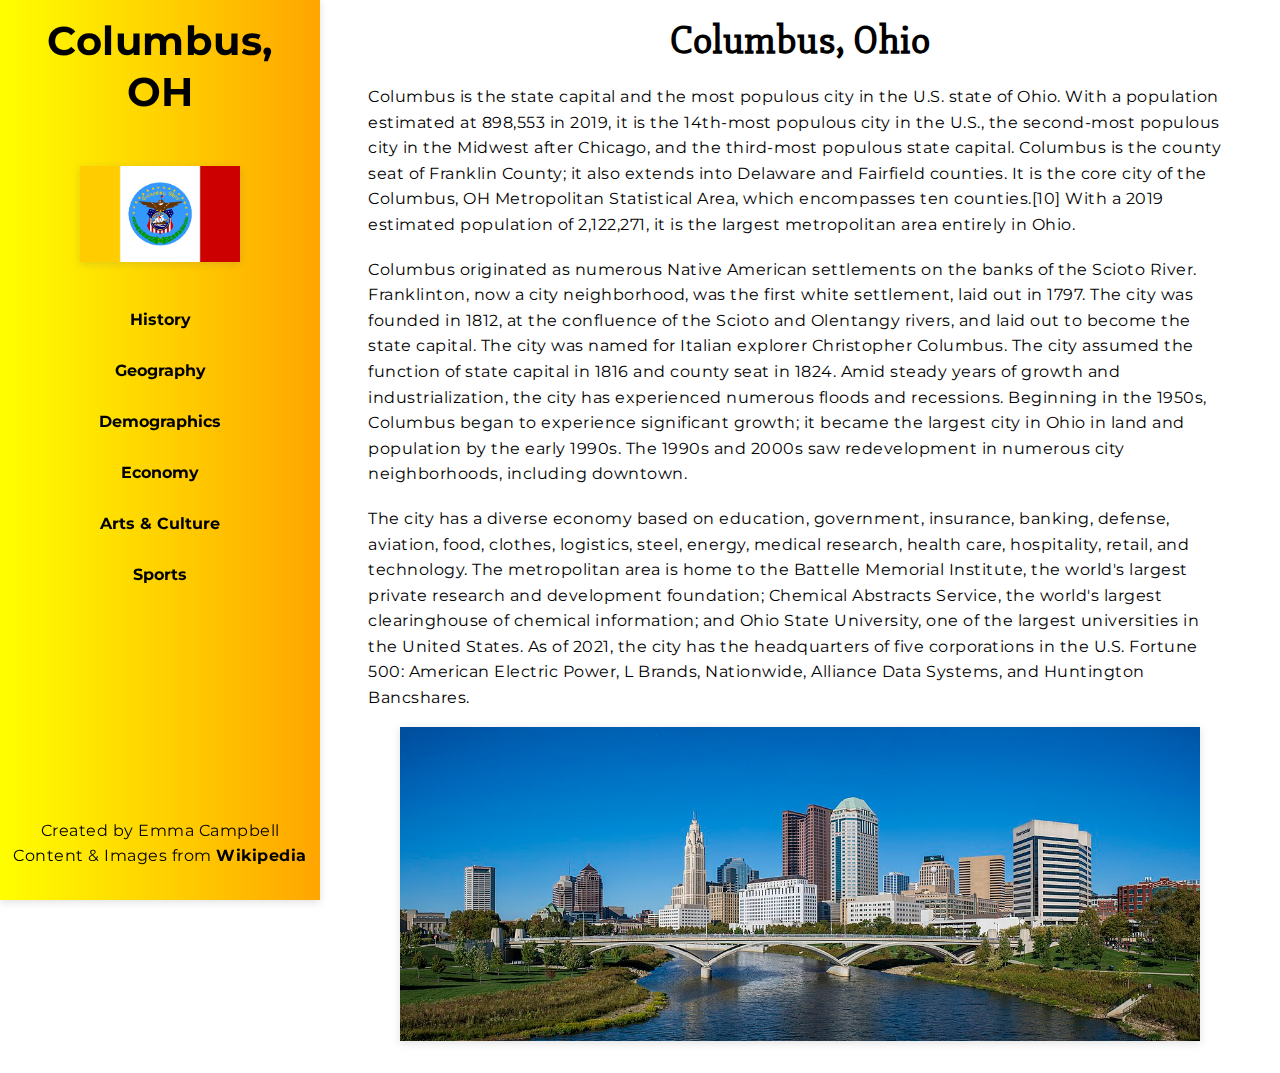
<file: index.html>
<!DOCTYPE html>
<html>
  <head>
    <title>Columbus, OH</title>
    <link rel="stylesheet" href="styles.css" />
    <link rel="preconnect" href="https://fonts.gstatic.com">
    <link href="https://fonts.googleapis.com/css2?family=Montserrat&family=Slabo+27px&display=swap" rel="stylesheet">
  </head>
  <body>
    <aside>
      <div class="sidebar shadow flex-col">
        <div class="container center">
          <h1>
            <a href="index.html"> Columbus, OH </a>
          </h1>
        </div>
        <div
          class="container center"
          style="padding-top: 2em; padding-bottom: 2em"
        >
          <img
            alt="flag"
            src="img/Columbus_flag.jpg"
            class="shadow"
            style="max-width: 10em; max-height: 6em"
            ;
          />
        </div>
        <nav class="flex-col" style="flex-grow: 3">
          <li>
            <a class="nav-link" href="history.html">History</a>
          </li>
          <li>
            <a class="nav-link" href="geography.html">Geography</a>
          </li>
          <li>
            <a class="nav-link" href="demographics.html">Demographics</a>
          </li>
          <li>
            <a class="nav-link" href="economy.html">Economy</a>
          </li>
          <li>
            <a class="nav-link" href="arts_and_culture.html">Arts & Culture</a>
          </li>
          <li>
            <a class="nav-link" href="sports.html">Sports</a>
          </li>
        </nav>
        <div class="flex-col center" style="flex-grow: 1">
          <p>Created by Emma Campbell</p>
          <p>
            Content & Images from
            <a
              class="nav-link"
              href="https://en.wikipedia.org/wiki/Columbus,_Ohio"
              >Wikipedia</a
            >
          </p>
        </div>
      </div>
    </aside>
    <main>
      <div class="container">
        <div class="flex-col center" style="flex-grow: 1">
          <h1>Columbus, Ohio</h1><br>
          <p>
            Columbus is the state capital and the most populous city in the U.S.
            state of Ohio. With a population estimated at 898,553 in 2019, it is
            the 14th-most populous city in the U.S., the second-most populous city
            in the Midwest after Chicago, and the third-most populous state
            capital. Columbus is the county seat of Franklin County; it also
            extends into Delaware and Fairfield counties. It is the core city of
            the Columbus, OH Metropolitan Statistical Area, which encompasses ten
            counties.[10] With a 2019 estimated population of 2,122,271, it is the
            largest metropolitan area entirely in Ohio.
          </p>
          <br />
          <p>
            Columbus originated as numerous Native American settlements on the
            banks of the Scioto River. Franklinton, now a city neighborhood, was
            the first white settlement, laid out in 1797. The city was founded in
            1812, at the confluence of the Scioto and Olentangy rivers, and laid
            out to become the state capital. The city was named for Italian
            explorer Christopher Columbus. The city assumed the function of state
            capital in 1816 and county seat in 1824. Amid steady years of growth
            and industrialization, the city has experienced numerous floods and
            recessions. Beginning in the 1950s, Columbus began to experience
            significant growth; it became the largest city in Ohio in land and
            population by the early 1990s. The 1990s and 2000s saw redevelopment
            in numerous city neighborhoods, including downtown.
          </p>
          <br />
          <p>
            The city has a diverse economy based on education, government,
            insurance, banking, defense, aviation, food, clothes, logistics,
            steel, energy, medical research, health care, hospitality, retail, and
            technology. The metropolitan area is home to the Battelle Memorial
            Institute, the world's largest private research and development
            foundation; Chemical Abstracts Service, the world's largest
            clearinghouse of chemical information; and Ohio State University, one
            of the largest universities in the United States. As of 2021, the city
            has the headquarters of five corporations in the U.S. Fortune 500:
            American Electric Power, L Brands, Nationwide, Alliance Data Systems,
            and Huntington Bancshares.
          </p>

          <div class="container center">
            <img
              alt="Columbus Skyline"
              src="img/1280px-Columbus_Pano_2.jpg"
              class="shadow"
              style="max-width: 50em"
            />
          </div>
        </div>
      </div>
    </main>
  </body>
</html>
</file>
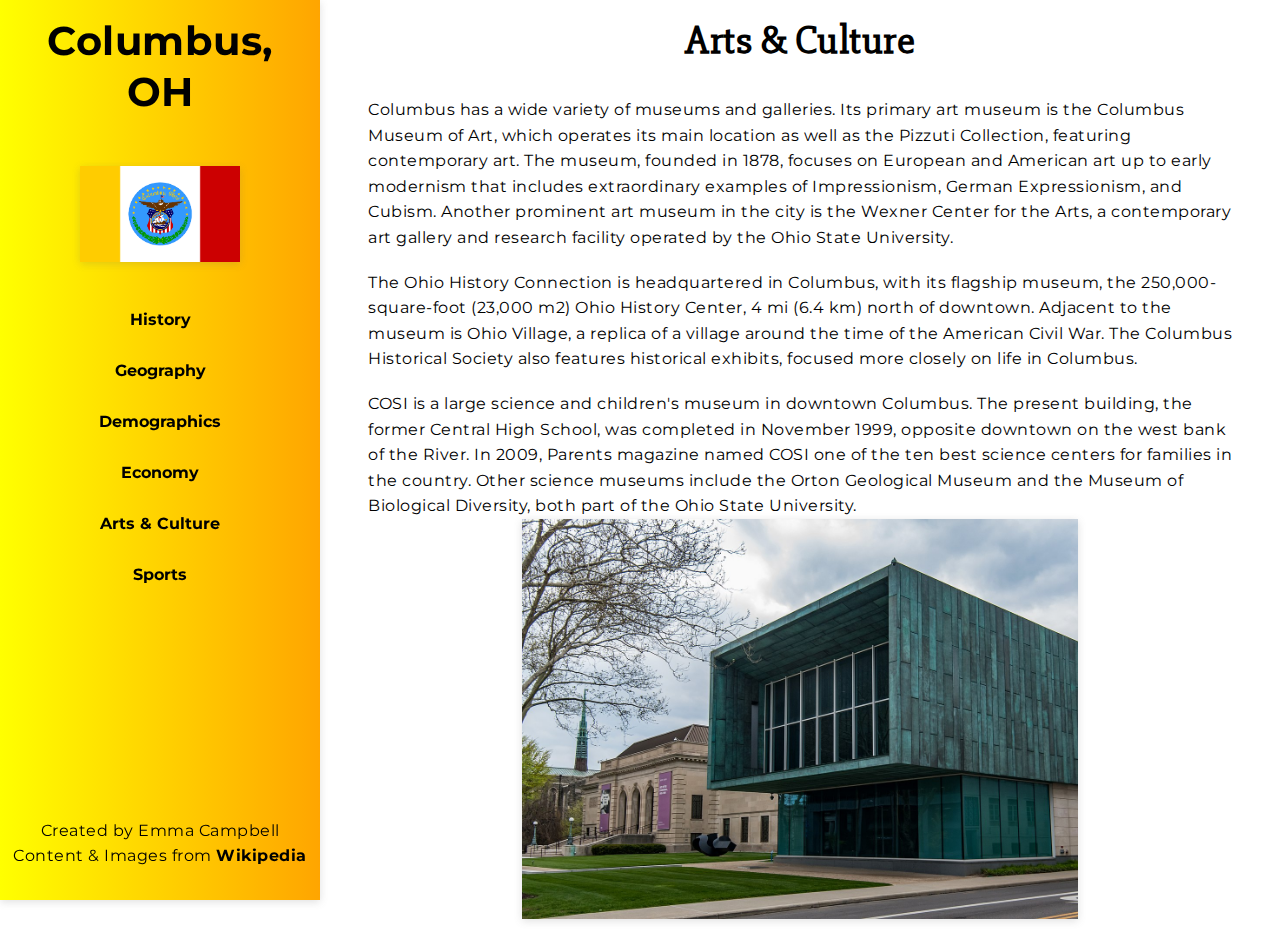
<file: arts_and_culture.html>
<!DOCTYPE html>
<html>
  <head>
    <title>Columbus, OH</title>
    <link rel="stylesheet" href="styles.css" />
    <link rel="preconnect" href="https://fonts.gstatic.com">
    <link href="https://fonts.googleapis.com/css2?family=Montserrat&family=Slabo+27px&display=swap" rel="stylesheet">
  </head>
  <body>
    <aside>
      <div class="sidebar shadow flex-col">
        <div class="container center">
          <h1>
            <a href="index.html"> Columbus, OH </a>
          </h1>
        </div>
        <div
          class="container center"
          style="padding-top: 2em; padding-bottom: 2em"
        >
          <img
            alt="flag"
            src="img/Columbus_flag.jpg"
            class="shadow"
            style="max-width: 10em; max-height: 6em"
            ;
          />
        </div>
        <nav class="flex-col" style="flex-grow: 3">
          <li>
            <a class="nav-link" href="history.html">History</a>
          </li>
          <li>
            <a class="nav-link" href="geography.html">Geography</a>
          </li>
          <li>
            <a class="nav-link" href="demographics.html">Demographics</a>
          </li>
          <li>
            <a class="nav-link" href="economy.html">Economy</a>
          </li>
          <li>
            <a class="nav-link" href="arts_and_culture.html">Arts & Culture</a>
          </li>
          <li>
            <a class="nav-link" href="sports.html">Sports</a>
          </li>
        </nav>
        <div class="flex-col center" style="flex-grow: 1">
          <p>Created by Emma Campbell</p>
          <p>
            Content & Images from
            <a
              class="nav-link"
              href="https://en.wikipedia.org/wiki/Columbus,_Ohio"
              >Wikipedia</a
            >
          </p>
        </div>
      </div>
    </aside>
    <main>
      <div class="container">
        <div class="flex-col center" style="flex-grow: 1">
          <h1>Arts & Culture</h1>
          <div class="container">
          </div>
          <p>
            Columbus has a wide variety of museums and galleries. Its primary
            art museum is the Columbus Museum of Art, which operates its main
            location as well as the Pizzuti Collection, featuring contemporary
            art. The museum, founded in 1878, focuses on European and American
            art up to early modernism that includes extraordinary examples of
            Impressionism, German Expressionism, and Cubism. Another prominent
            art museum in the city is the Wexner Center for the Arts, a
            contemporary art gallery and research facility operated by the Ohio
            State University.
          </p>
          <br />
          <p>
            The Ohio History Connection is headquartered in Columbus, with its
            flagship museum, the 250,000-square-foot (23,000 m2) Ohio History
            Center, 4 mi (6.4 km) north of downtown. Adjacent to the museum is
            Ohio Village, a replica of a village around the time of the American
            Civil War. The Columbus Historical Society also features historical
            exhibits, focused more closely on life in Columbus.
          </p>
          <br />
          <p>
            COSI is a large science and children's museum in downtown Columbus.
            The present building, the former Central High School, was completed
            in November 1999, opposite downtown on the west bank of the River.
            In 2009, Parents magazine named COSI one of the ten best science
            centers for families in the country. Other science museums
            include the Orton Geological Museum and the Museum of Biological
            Diversity, both part of the Ohio State University.
          </p>

          <img
              alt="Columbus Museum of Art"
              src="img/Museum_of_Art.jpg"
              class="shadow"
              style="max-width: 50em; max-height: 25em"
            />
        </div>
      </div>
    </main>
  </body>
</html>
</file>
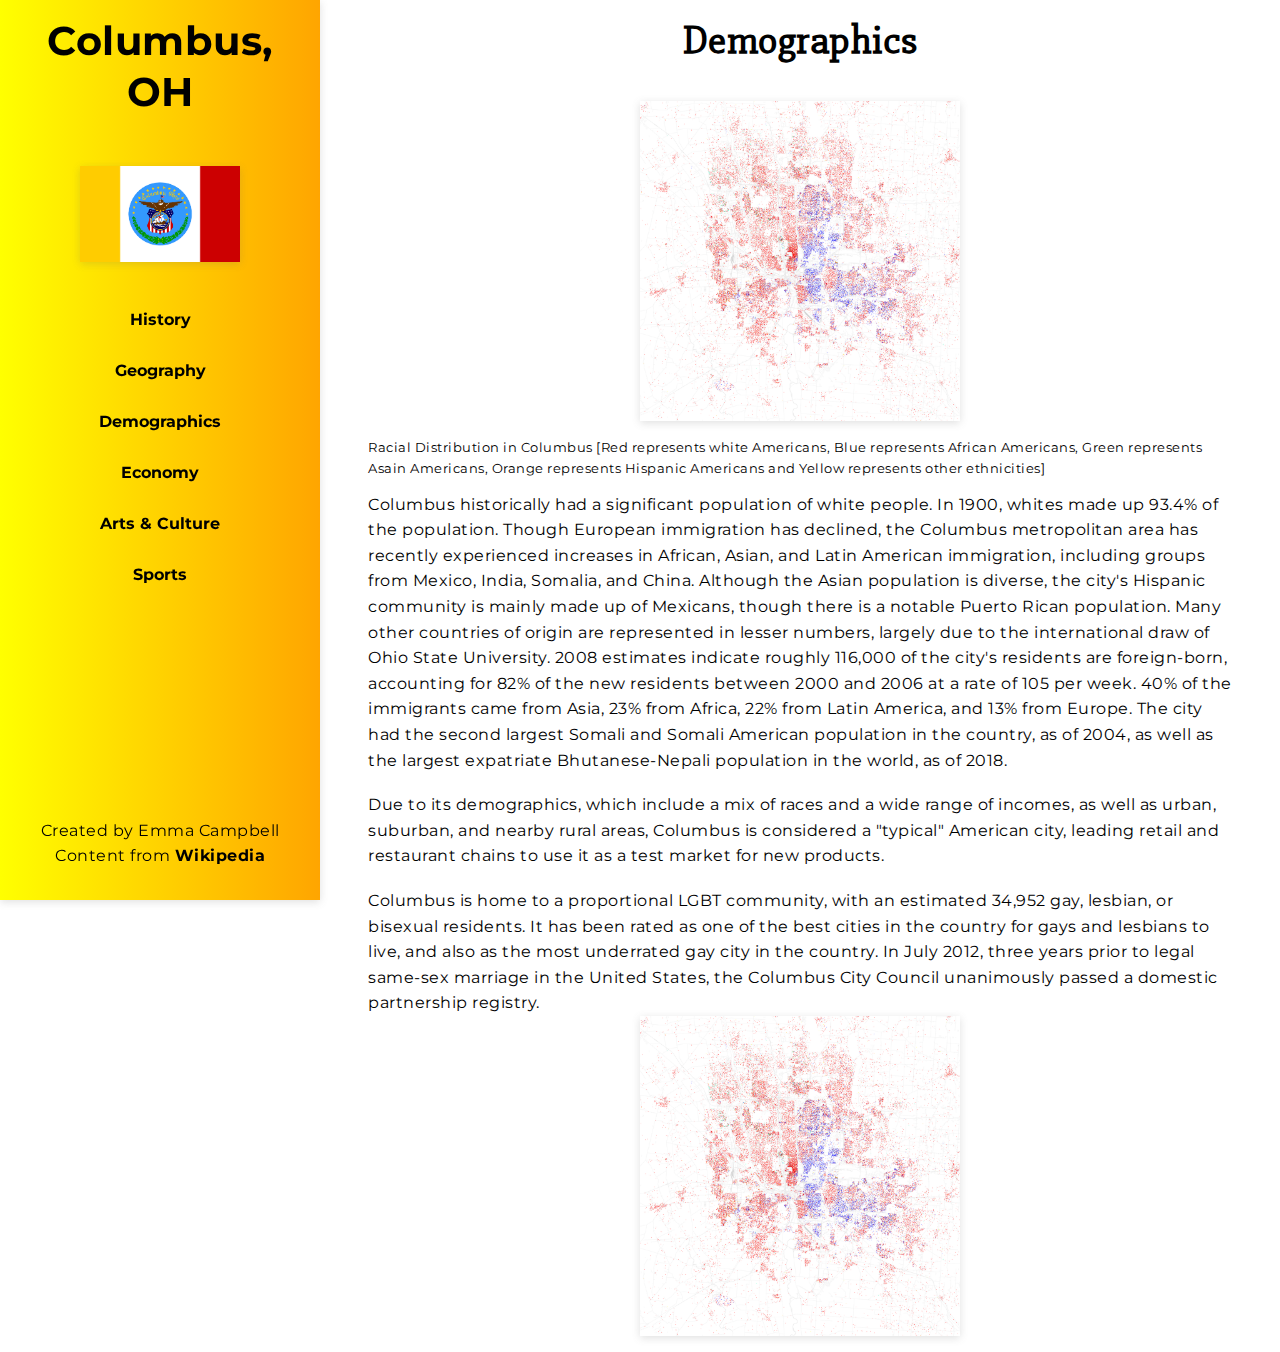
<file: demographics.html>
<!DOCTYPE html>
<html>
  <head>
    <title>Columbus, OH</title>
    <link rel="stylesheet" href="styles.css" />
    <link rel="preconnect" href="https://fonts.gstatic.com">
    <link href="https://fonts.googleapis.com/css2?family=Montserrat&family=Slabo+27px&display=swap" rel="stylesheet">
  </head>
  <body>
    <aside>
      <div class="sidebar shadow flex-col">
        <div class="container center">
          <h1>
            <a href="index.html"> Columbus, OH </a>
          </h1>
        </div>
        <div
          class="container center"
          style="padding-top: 2em; padding-bottom: 2em"
        >
          <img
            alt="flag"
            src="img/Columbus_flag.jpg"
            class="shadow"
            style="max-width: 10em; max-height: 6em"
            ;
          />
        </div>
        <nav class="flex-col" style="flex-grow: 3">
          <li>
            <a class="nav-link" href="history.html">History</a>
          </li>
          <li>
            <a class="nav-link" href="geography.html">Geography</a>
          </li>
          <li>
            <a class="nav-link" href="demographics.html">Demographics</a>
          </li>
          <li>
            <a class="nav-link" href="economy.html">Economy</a>
          </li>
          <li>
            <a class="nav-link" href="arts_and_culture.html">Arts & Culture</a>
          </li>
          <li>
            <a class="nav-link" href="sports">Sports</a>
          </li>
        </nav>
        <div class="flex-col center" style="flex-grow: 1">
          <p>Created by Emma Campbell</p>
          <p>
            Content from
            <a
              class="nav-link"
              href="https://en.wikipedia.org/wiki/Columbus,_Ohio"
              >Wikipedia</a
            >
          </p>
        </div>
      </div>
    </aside>
    <main>
      <div class="container">
        <div class="flex-col center" style="flex-grow: 1">
          <h1 style="padding-bottom: 0.5em">Demographics</h1>
          <div class="container">
            <img
              alt="Race and Ethnicity in Columbus"
              src="img/Race_and_ethnicity_2010-_Columbus_(5559898027).png"
              class="shadow"
              style="max-width: 20em; max-height: 20em"
            />
          </div>
          <p style="font-size: small; padding-bottom: 1em">
            Racial Distribution in Columbus [Red represents white Americans,
            Blue represents African Americans, Green represents Asain Americans,
            Orange represents Hispanic Americans and Yellow represents other
            ethnicities]
          </p>
          <p>
            Columbus historically had a significant population of white people.
            In 1900, whites made up 93.4% of the population. Though European
            immigration has declined, the Columbus metropolitan area has
            recently experienced increases in African, Asian, and Latin American
            immigration, including groups from Mexico, India, Somalia, and
            China. Although the Asian population is diverse, the city's Hispanic
            community is mainly made up of Mexicans, though there is a notable
            Puerto Rican population. Many other countries of origin are
            represented in lesser numbers, largely due to the international draw
            of Ohio State University. 2008 estimates indicate roughly 116,000 of
            the city's residents are foreign-born, accounting for 82% of the new
            residents between 2000 and 2006 at a rate of 105 per week. 40% of
            the immigrants came from Asia, 23% from Africa, 22% from Latin
            America, and 13% from Europe. The city had the second largest Somali
            and Somali American population in the country, as of 2004, as well
            as the largest expatriate Bhutanese-Nepali population in the world,
            as of 2018.
          </p>
          <br />
          <p>
            Due to its demographics, which include a mix of races and a wide
            range of incomes, as well as urban, suburban, and nearby rural
            areas, Columbus is considered a "typical" American city, leading
            retail and restaurant chains to use it as a test market for new
            products.
          </p>
          <br />
          <p>
            Columbus is home to a proportional LGBT community, with an estimated
            34,952 gay, lesbian, or bisexual residents. It has been rated as
            one of the best cities in the country for gays and lesbians to live,
            and also as the most underrated gay city in the country. In July
            2012, three years prior to legal same-sex marriage in the United
            States, the Columbus City Council unanimously passed a domestic
            partnership registry.
          </p>

          <img
              alt="Race and Ethnicity in Columbus"
              src="img/Race_and_ethnicity_2010-_Columbus_(5559898027).png"
              class="shadow"
              style="max-width: 20em; max-height: 20em"
            />
        </div>
      </div>
    </main>
  </body>
</html>
</file>
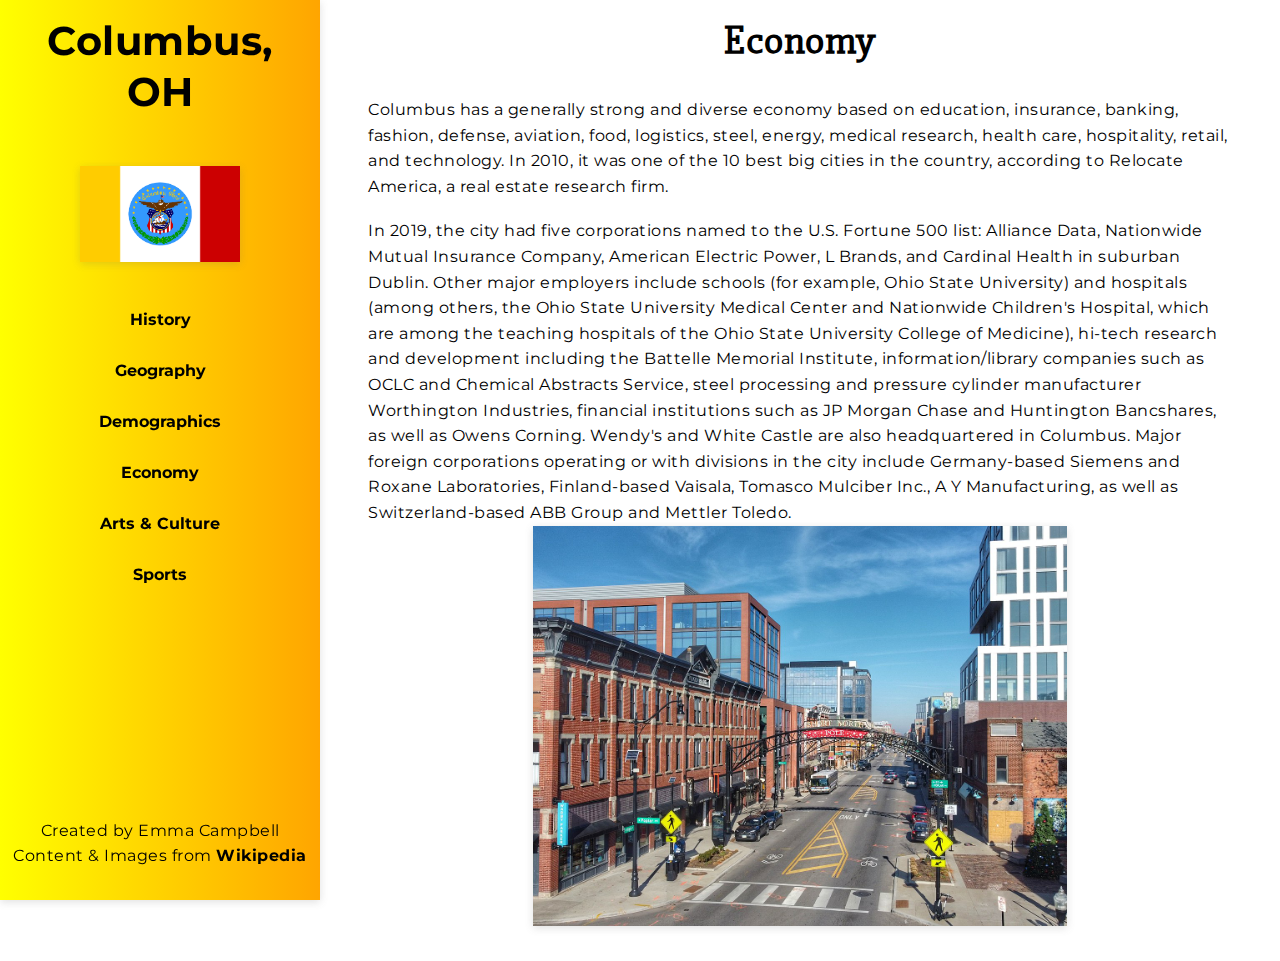
<file: economy.html>
<!DOCTYPE html>
<html>
  <head>
    <title>Columbus, OH</title>
    <link rel="stylesheet" href="styles.css" />
    <link rel="preconnect" href="https://fonts.gstatic.com">
    <link href="https://fonts.googleapis.com/css2?family=Montserrat&family=Slabo+27px&display=swap" rel="stylesheet">
  </head>
  <body>
    <aside>
      <div class="sidebar shadow flex-col">
        <div class="container center">
          <h1>
            <a href="index.html"> Columbus, OH </a>
          </h1>
        </div>
        <div
          class="container center"
          style="padding-top: 2em; padding-bottom: 2em"
        >
          <img
            alt="flag"
            src="img/Columbus_flag.jpg"
            class="shadow"
            style="max-width: 10em; max-height: 6em"
            ;
          />
        </div>
        <nav class="flex-col" style="flex-grow: 3">
          <li>
            <a class="nav-link" href="history.html">History</a>
          </li>
          <li>
            <a class="nav-link" href="geography.html">Geography</a>
          </li>
          <li>
            <a class="nav-link" href="demographics.html">Demographics</a>
          </li>
          <li>
            <a class="nav-link" href="economy.html">Economy</a>
          </li>
          <li>
            <a class="nav-link" href="arts_and_culture.html">Arts & Culture</a>
          </li>
          <li>
            <a class="nav-link" href="sports.html">Sports</a>
          </li>
        </nav>
        <div class="flex-col center" style="flex-grow: 1">
          <p>Created by Emma Campbell</p>
          <p>
            Content & Images from
            <a
              class="nav-link"
              href="https://en.wikipedia.org/wiki/Columbus,_Ohio"
              >Wikipedia</a
            >
          </p>
        </div>
      </div>
    </aside>
    <main>
      <div class="container">
        <div class="flex-col center" style="flex-grow: 1">
          <h1>Economy</h1>
          <div class="container">
          </div>
          <p>
            Columbus has a generally strong and diverse economy based on
            education, insurance, banking, fashion, defense, aviation, food,
            logistics, steel, energy, medical research, health care,
            hospitality, retail, and technology. In 2010, it was one of the 10
            best big cities in the country, according to Relocate America, a
            real estate research firm.
          </p>
          <br />
          <p>
            In 2019, the city had five corporations named to the U.S. Fortune
            500 list: Alliance Data, Nationwide Mutual Insurance Company,
            American Electric Power, L Brands, and Cardinal Health in suburban
            Dublin. Other major employers include schools (for
            example, Ohio State University) and hospitals (among others, the
            Ohio State University Medical Center and Nationwide Children's
            Hospital, which are among the teaching hospitals of the Ohio State
            University College of Medicine), hi-tech research and development
            including the Battelle Memorial Institute, information/library
            companies such as OCLC and Chemical Abstracts Service, steel
            processing and pressure cylinder manufacturer Worthington
            Industries, financial institutions such as JP Morgan Chase and
            Huntington Bancshares, as well as Owens Corning. Wendy's and White
            Castle are also headquartered in Columbus. Major foreign
            corporations operating or with divisions in the city include
            Germany-based Siemens and Roxane Laboratories, Finland-based
            Vaisala, Tomasco Mulciber Inc., A Y Manufacturing, as well as
            Switzerland-based ABB Group and Mettler Toledo.
          </p>

          <img
              alt="Short North"
              src="img/1280px-Columbus,_Ohio_JJ_77b.jpg"
              class="shadow"
              style="max-width: 50em; max-height: 25em"
            />
          <br />
        </div>
      </div>
    </main>
  </body>
</html>
</file>
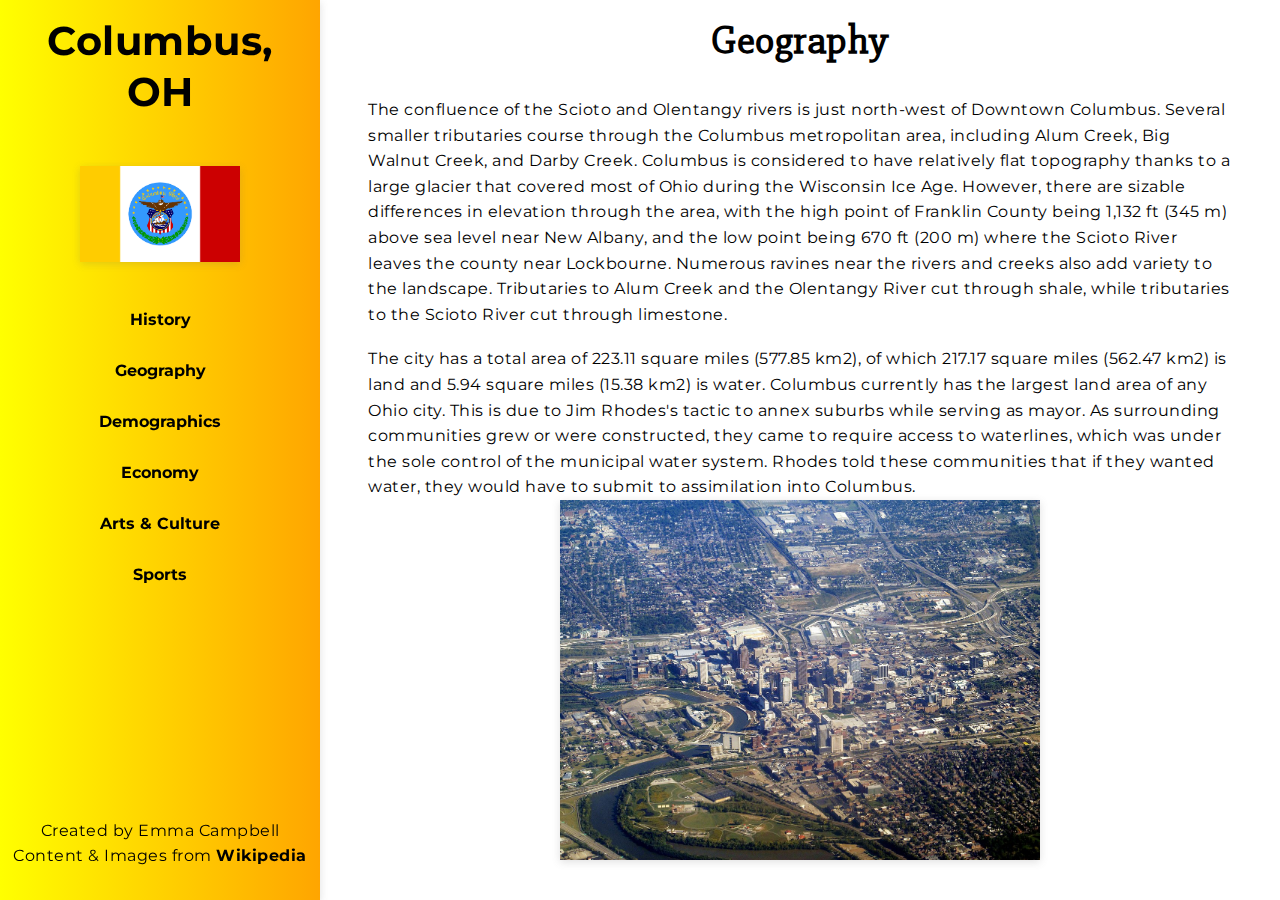
<file: geography.html>
<!DOCTYPE html>
<html>
  <head>
    <title>Columbus, OH</title>
    <link rel="stylesheet" href="styles.css" />
    <link rel="preconnect" href="https://fonts.gstatic.com">
    <link href="https://fonts.googleapis.com/css2?family=Montserrat&family=Slabo+27px&display=swap" rel="stylesheet">
  </head>
  <body>
    <aside>
      <div class="sidebar shadow flex-col">
        <div class="container center">
          <h1>
            <a href="index.html"> Columbus, OH </a>
          </h1>
        </div>
        <div
          class="container center"
          style="padding-top: 2em; padding-bottom: 2em"
        >
          <img
            alt="flag"
            src="img/Columbus_flag.jpg"
            class="shadow"
            style="max-width: 10em; max-height: 6em"
            ;
          />
        </div>
        <nav class="flex-col" style="flex-grow: 3">
          <li>
            <a class="nav-link" href="history.html">History</a>
          </li>
          <li>
            <a class="nav-link" href="geography.html">Geography</a>
          </li>
          <li>
            <a class="nav-link" href="demographics.html">Demographics</a>
          </li>
          <li>
            <a class="nav-link" href="economy.html">Economy</a>
          </li>
          <li>
            <a class="nav-link" href="arts_and_culture.html">Arts & Culture</a>
          </li>
          <li>
            <a class="nav-link" href="sports">Sports</a>
          </li>
        </nav>
        <div class="flex-col center" style="flex-grow: 1">
          <p>Created by Emma Campbell</p>
          <p>
            Content & Images from
            <a
              class="nav-link"
              href="https://en.wikipedia.org/wiki/Columbus,_Ohio"
              >Wikipedia</a
            >
          </p>
        </div>
      </div>
    </aside>
    <main>
      <div class="container">
        <div class="flex-col center" style="flex-grow: 1">
          <h1 style="padding-bottom: 0">Geography</h1>
          <div class="container">
          </div>
          <p>
            The confluence of the Scioto and Olentangy rivers is just north-west
            of Downtown Columbus. Several smaller tributaries course through the
            Columbus metropolitan area, including Alum Creek, Big Walnut Creek,
            and Darby Creek. Columbus is considered to have relatively flat
            topography thanks to a large glacier that covered most of Ohio
            during the Wisconsin Ice Age. However, there are sizable differences
            in elevation through the area, with the high point of Franklin
            County being 1,132 ft (345 m) above sea level near New Albany, and
            the low point being 670 ft (200 m) where the Scioto River leaves the
            county near Lockbourne. Numerous ravines near the rivers and creeks
            also add variety to the landscape. Tributaries to Alum Creek and the
            Olentangy River cut through shale, while tributaries to the Scioto
            River cut through limestone.
          </p>
          <br />
          <p>
            The city has a total area of 223.11 square miles (577.85 km2), of
            which 217.17 square miles (562.47 km2) is land and 5.94 square miles
            (15.38 km2) is water. Columbus currently has the largest land
            area of any Ohio city. This is due to Jim Rhodes's tactic to annex
            suburbs while serving as mayor. As surrounding communities grew or
            were constructed, they came to require access to waterlines, which
            was under the sole control of the municipal water system. Rhodes
            told these communities that if they wanted water, they would have to
            submit to assimilation into Columbus.
          </p>

          <img
              alt="Aerial view of Columbus"
              src="img/1280px-Aerial_view_of_Columbus,_Ohio,_September_2015.jpg"
              class="shadow"
              style="max-width: 30em; max-height: 25em"
            />
        </div>
      </div>
    </main>
  </body>
</html>
</file>
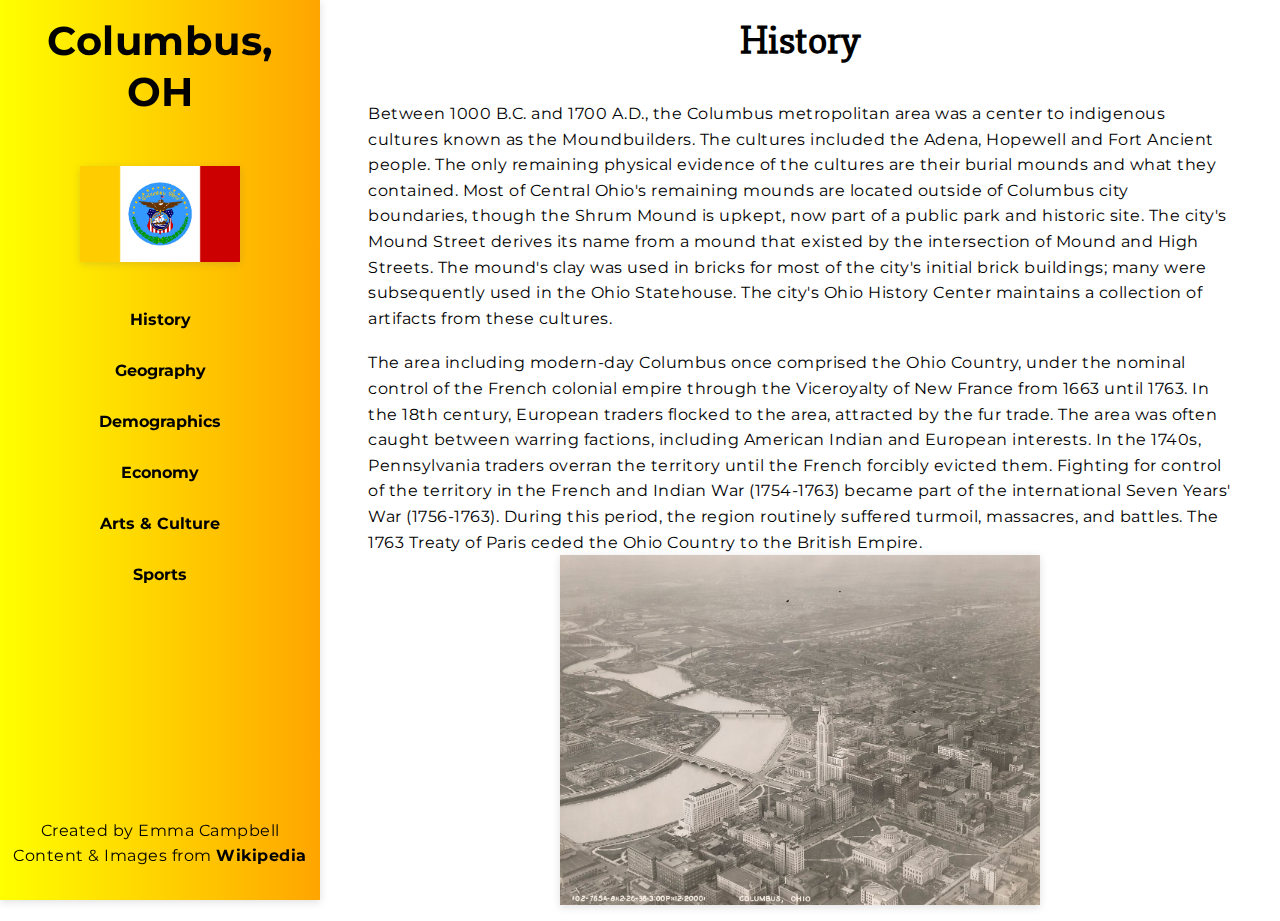
<file: history.html>
<!DOCTYPE html>
<html>
  <head>
    <title>Columbus, OH</title>
    <link rel="stylesheet" href="styles.css" />
    <link rel="preconnect" href="https://fonts.gstatic.com">
    <link href="https://fonts.googleapis.com/css2?family=Montserrat&family=Slabo+27px&display=swap" rel="stylesheet">
  </head>
  <body>
    <aside>
      <div class="sidebar shadow flex-col">
        <div class="container center">
          <h1>
            <a href="index.html"> Columbus, OH </a>
          </h1>
        </div>
        <div
          class="container center"
          style="padding-top: 2em; padding-bottom: 2em"
        >
          <img
            alt="flag"
            src="img/Columbus_flag.jpg"
            class="shadow"
            style="max-width: 10em; max-height: 6em"
            ;
          />
        </div>
        <nav class="flex-col" style="flex-grow: 3">
          <li>
            <a class="nav-link" href="history.html">History</a>
          </li>
          <li>
            <a class="nav-link" href="geography.html">Geography</a>
          </li>
          <li>
            <a class="nav-link" href="demographics.html">Demographics</a>
          </li>
          <li>
            <a class="nav-link" href="economy.html">Economy</a>
          </li>
          <li>
            <a class="nav-link" href="arts_and_culture.html">Arts & Culture</a>
          </li>
          <li>
            <a class="nav-link" href="sports.html">Sports</a>
          </li>
        </nav>
        <div class="flex-col center" style="flex-grow: 1">
          <p>Created by Emma Campbell</p>
          <p>
            Content & Images from
            <a
              class="nav-link"
              href="https://en.wikipedia.org/wiki/Columbus,_Ohio"
              >Wikipedia</a
            >
          </p>
        </div>
      </div>
    </aside>
    <main>
      <div class="container">
        <div class="flex-col center" style="flex-grow: 1;">
          <h1 style="padding-bottom: 0.5em">History</h1>
          <div class="flex-col center" style="flex-grow: 3">
            <p style="padding-top: 1em">
              Between 1000 B.C. and 1700 A.D., the Columbus metropolitan area
              was a center to indigenous cultures known as the Moundbuilders.
              The cultures included the Adena, Hopewell and Fort Ancient people.
              The only remaining physical evidence of the cultures are their
              burial mounds and what they contained. Most of Central Ohio's
              remaining mounds are located outside of Columbus city boundaries,
              though the Shrum Mound is upkept, now part of a public park and
              historic site. The city's Mound Street derives its name from a
              mound that existed by the intersection of Mound and High Streets.
              The mound's clay was used in bricks for most of the city's initial
              brick buildings; many were subsequently used in the Ohio
              Statehouse. The city's Ohio History Center maintains a collection
              of artifacts from these cultures.
            </p>
            <br />
            <p>
              The area including modern-day Columbus once comprised the Ohio
              Country, under the nominal control of the French colonial empire
              through the Viceroyalty of New France from 1663 until 1763. In the
              18th century, European traders flocked to the area, attracted by
              the fur trade. The area was often caught between warring factions,
              including American Indian and European interests. In the 1740s,
              Pennsylvania traders overran the territory until the French
              forcibly evicted them. Fighting for control of the territory in
              the French and Indian War (1754-1763) became part of the
              international Seven Years' War (1756-1763). During this period,
              the region routinely suffered turmoil, massacres, and battles. The
              1763 Treaty of Paris ceded the Ohio Country to the British Empire.
            </p>

            <img
              alt=""
              src="img/1280px-Ohio_-_Columbus_-_NARA_-_68147024_(cropped).jpg"
              class="shadow"
              style="max-width: 30em; max-height: 28em"
            />

          </div>
        </div>
      </div>
    </main>
  </body>
</html>
</file>
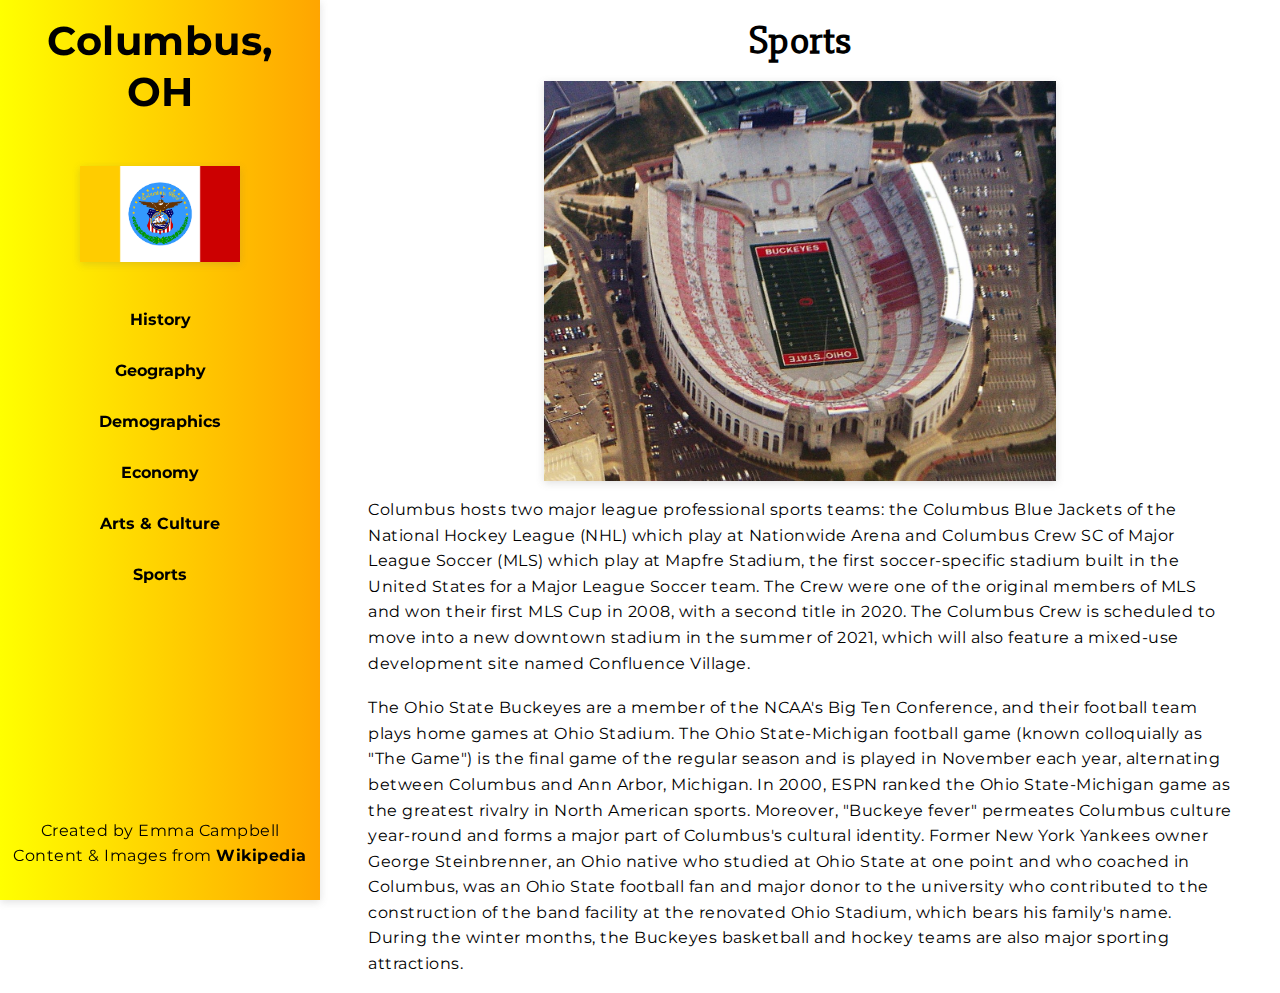
<file: sports.html>
<!DOCTYPE html>
<html>
  <head>
    <title>Columbus, OH</title>
    <link rel="stylesheet" href="styles.css" />
    <link rel="preconnect" href="https://fonts.gstatic.com">
    <link href="https://fonts.googleapis.com/css2?family=Montserrat&family=Slabo+27px&display=swap" rel="stylesheet">
  </head>
  <body>
    <aside>
      <div class="sidebar shadow flex-col">
        <div class="container center">
          <h1>
            <a href="index.html"> Columbus, OH </a>
          </h1>
        </div>
        <div
          class="container center"
          style="padding-top: 2em; padding-bottom: 2em"
        >
          <img
            alt="flag"
            src="img/Columbus_flag.jpg"
            class="shadow"
            style="max-width: 10em; max-height: 6em"
            ;
          />
        </div>
        <nav class="flex-col" style="flex-grow: 3">
          <li>
            <a class="nav-link" href="history.html">History</a>
          </li>
          <li>
            <a class="nav-link" href="geography.html">Geography</a>
          </li>
          <li>
            <a class="nav-link" href="demographics.html">Demographics</a>
          </li>
          <li>
            <a class="nav-link" href="economy.html">Economy</a>
          </li>
          <li>
            <a class="nav-link" href="arts_and_culture.html">Arts & Culture</a>
          </li>
          <li>
            <a class="nav-link" href="sports.html">Sports</a>
          </li>
        </nav>
        <div class="flex-col center" style="flex-grow: 1">
          <p>Created by Emma Campbell</p>
          <p>
            Content & Images from
            <a
              class="nav-link"
              href="https://en.wikipedia.org/wiki/Columbus,_Ohio"
              >Wikipedia</a
            >
          </p>
        </div>
      </div>
    </aside>
    <main>
      <div class="container">
        <div class="flex-col center" style="flex-grow: 1">
          <h1>Sports</h1>
          <div class="container">
            <img
              alt="Ohio Stadium"
              src="img/Ohio_Stadium.jpg"
              class="shadow"
              style="max-width: 50em; max-height: 25em"
            />
          </div>
          <p>
            Columbus hosts two major league professional sports teams: the
            Columbus Blue Jackets of the National Hockey League (NHL) which play
            at Nationwide Arena and Columbus Crew SC of Major League Soccer
            (MLS) which play at Mapfre Stadium, the first soccer-specific
            stadium built in the United States for a Major League Soccer team.
            The Crew were one of the original members of MLS and won their first
            MLS Cup in 2008, with a second title in 2020. The Columbus Crew is
            scheduled to move into a new downtown stadium in the summer of 2021,
            which will also feature a mixed-use development site named
            Confluence Village.
          </p>
          <br />
          <p>
            The Ohio State Buckeyes are a member of the NCAA's Big Ten
            Conference, and their football team plays home games at Ohio
            Stadium. The Ohio State-Michigan football game (known colloquially
            as "The Game") is the final game of the regular season and is played
            in November each year, alternating between Columbus and Ann Arbor,
            Michigan. In 2000, ESPN ranked the Ohio State-Michigan game as the
            greatest rivalry in North American sports. Moreover, "Buckeye
            fever" permeates Columbus culture year-round and forms a major part
            of Columbus's cultural identity. Former New York Yankees owner
            George Steinbrenner, an Ohio native who studied at Ohio State at one
            point and who coached in Columbus, was an Ohio State football fan
            and major donor to the university who contributed to the
            construction of the band facility at the renovated Ohio Stadium,
            which bears his family's name. During the winter months, the
            Buckeyes basketball and hockey teams are also major sporting
            attractions.
          </p>
        </div>
      </div>
    </main>
  </body>
</html>
</file>
<file: styles.css>
*,body {
  margin: 0;
  padding: 0;
  font-family: 'Montserrat', sans-serif;
}

body {
    height: 100%;
}

main {
    margin-left: 20em;
    padding: 0 2em 0 2em;
    height: 100%;
}

li {
    display: inline;
    padding: 1em 1em;
}

h1 {
    font-family: 'Slabo 27px', serif;
    font-size: 2.5em;
    letter-spacing: 0.5px;
}

a {
    color: inherit;
    text-decoration: none;
}

p {
    letter-spacing: 0.5px;
    line-height: 1.6;
}

.container {
    display: flex;
    flex-direction: row;
    position: relative;
    padding: 1em;
}

.center {
    justify-content: center;
    align-items: center;
}

.bottom {
    position: absolute;
    bottom: 0;
}

.flex-grid {
    display: grid;
}

.col {
    flex: 1;
}

.flex-grow {
    flex-grow: 1;
}

.flex-col {
    display: flex;
    flex-direction: column;
    flex-grow: 3;
}

.nav-link {
    font-size: 1rem;
    font-weight: 700;
    text-align: center;
    position: relative;
    margin: 0 0 0 0rem;
    padding: 0;
}

.nav-link::before {
    transition: 200ms ease-out;
    height: 0.1563rem;
    content: "";
    position: absolute;
    background-color: black;
    width: 0%;
    bottom: -0.125rem;
}

.nav-link:hover::before {
    width: 100%;
}


.shadow {
  box-shadow: rgba(99, 99, 99, 0.2) 0px 2px 8px 0px;
}

.sidebar {
  position: fixed;
  background: linear-gradient(to right, yellow, orange);
  width: 20em;
  height: 100vh;
  text-align: center;
}

.text-center {
    text-align: center;
}
</file>
